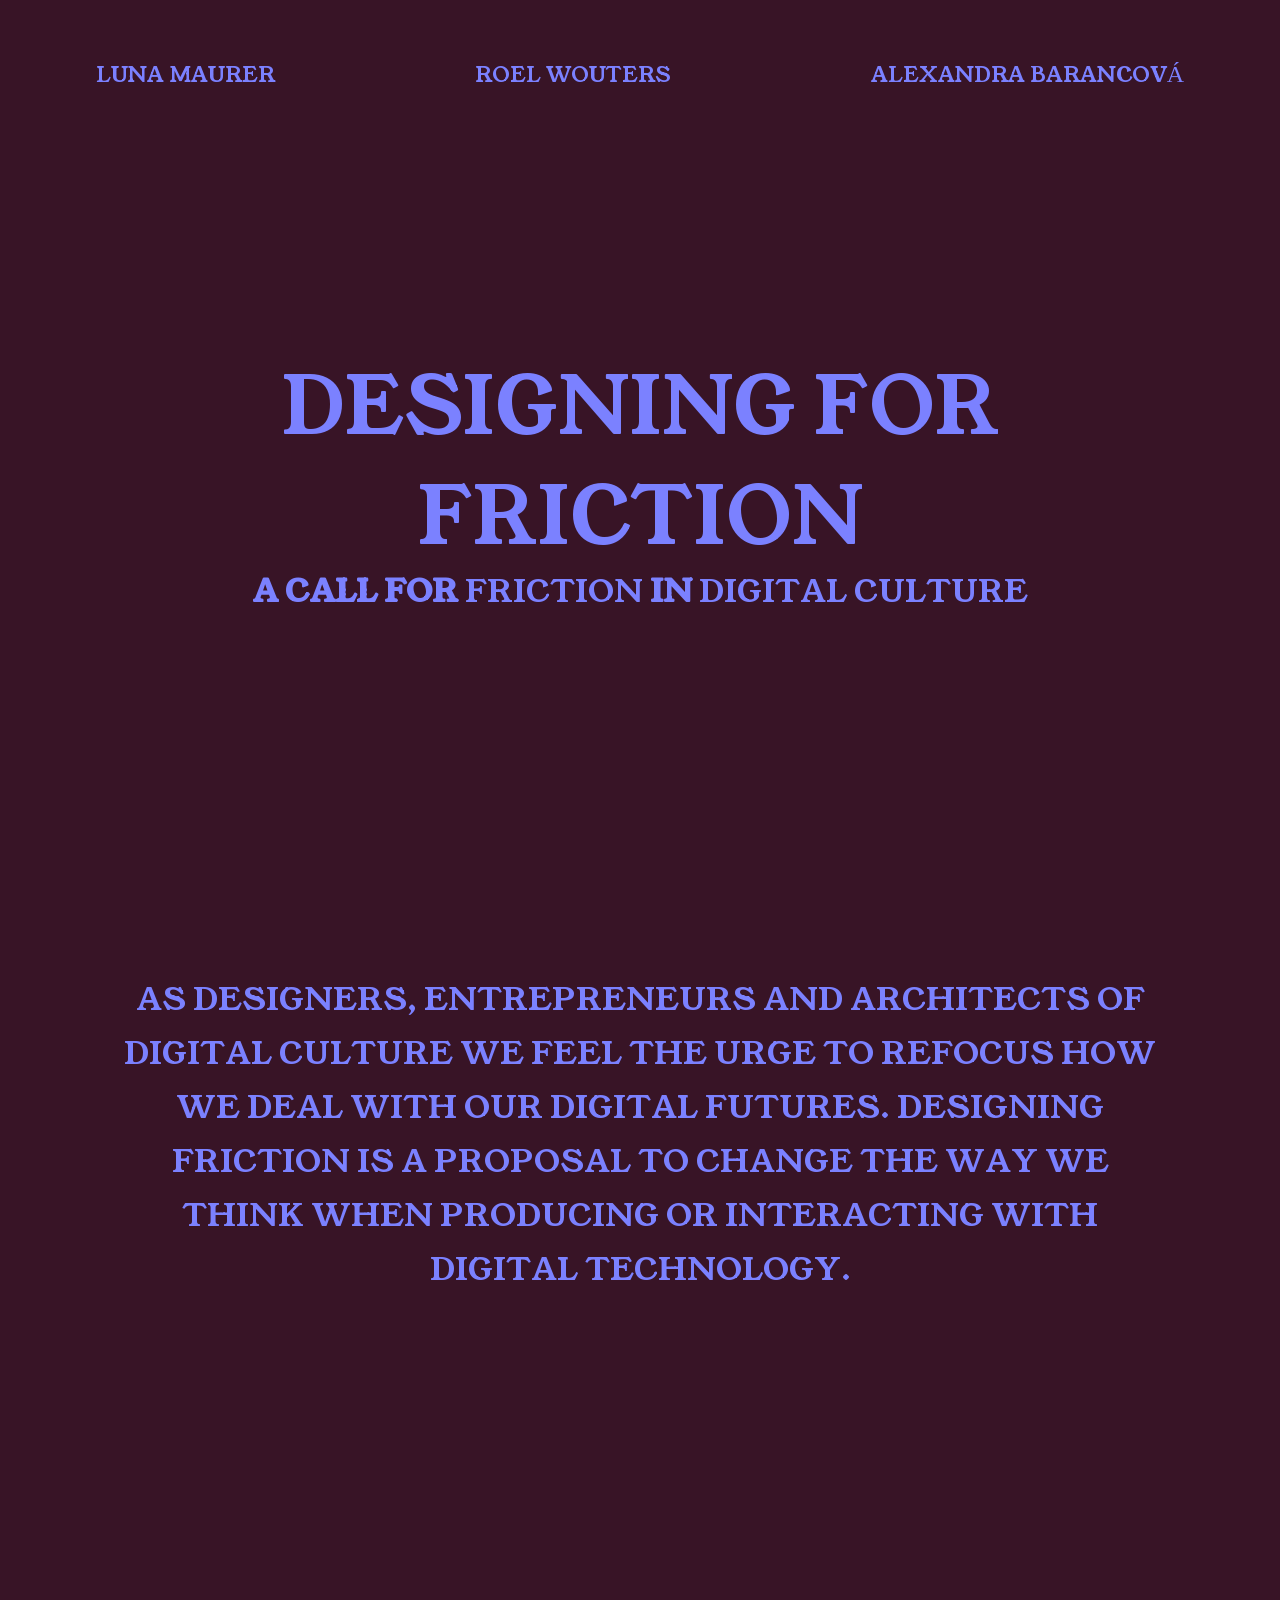
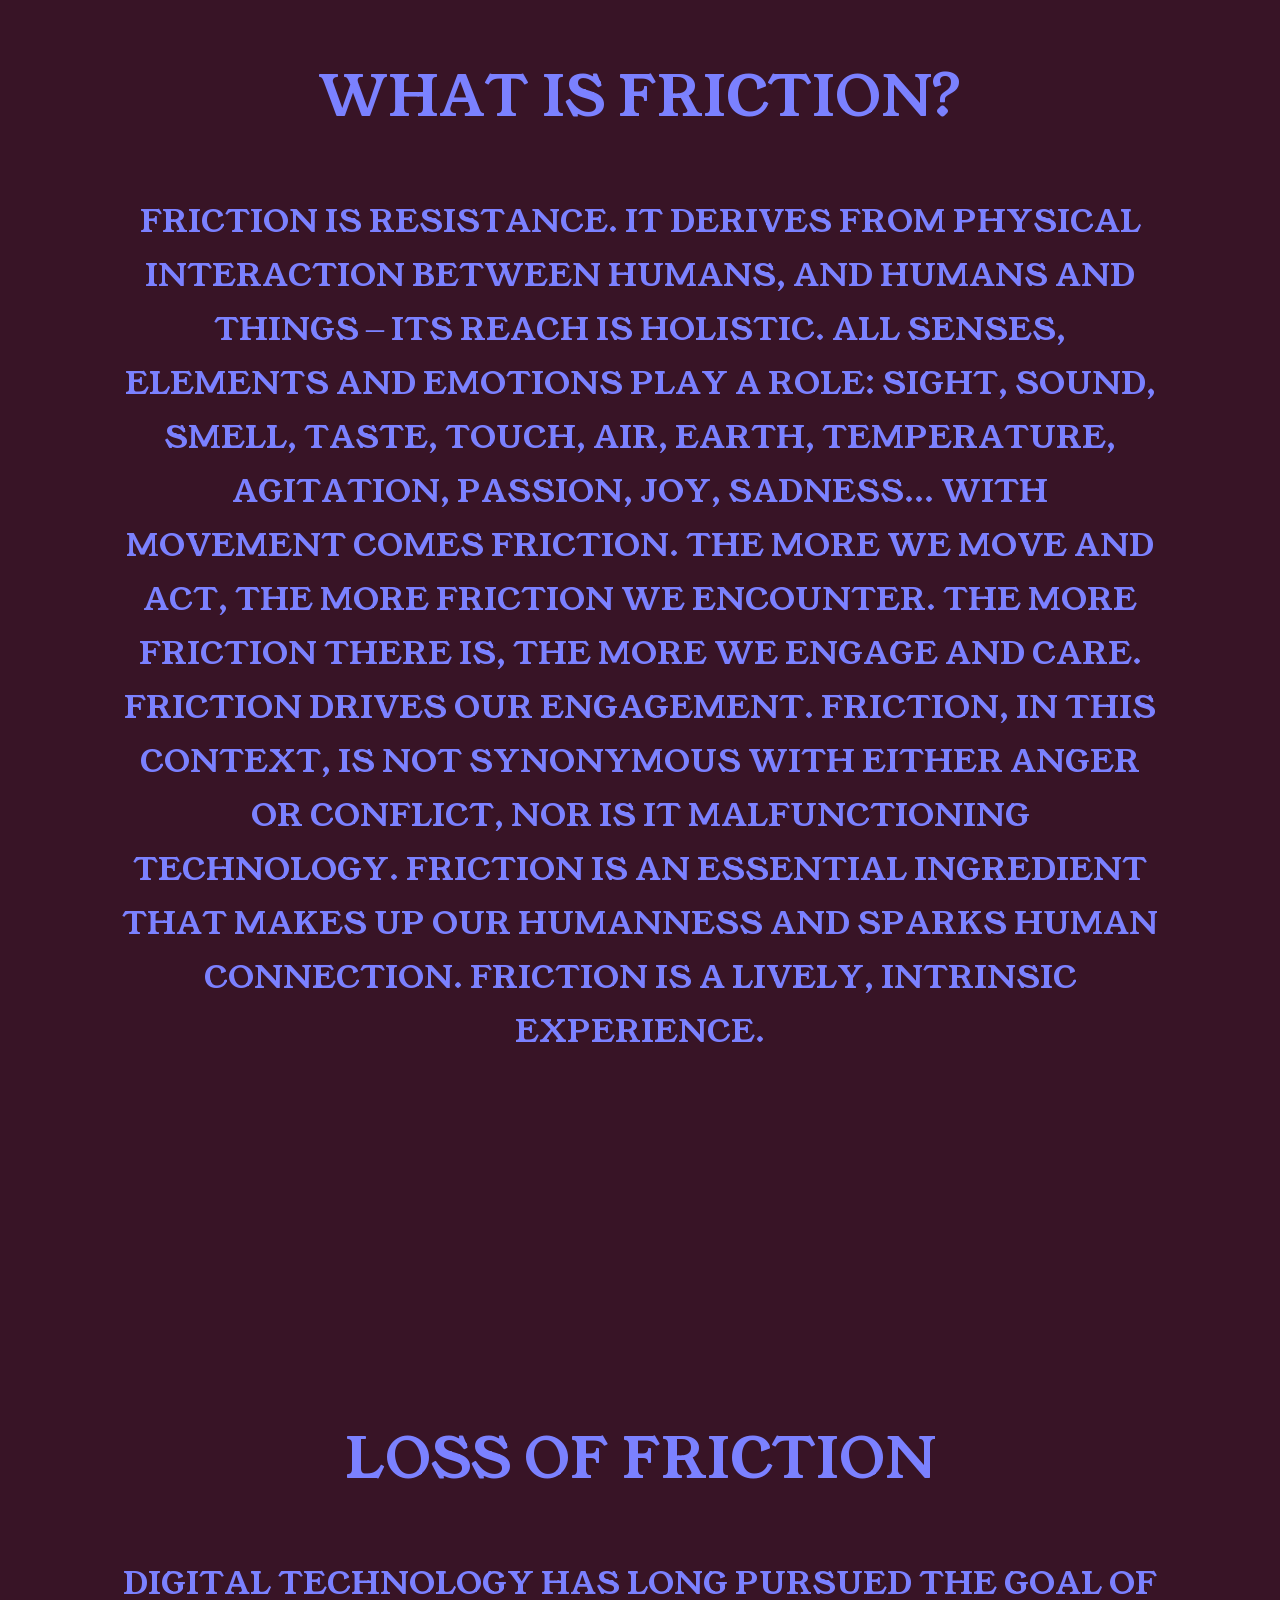
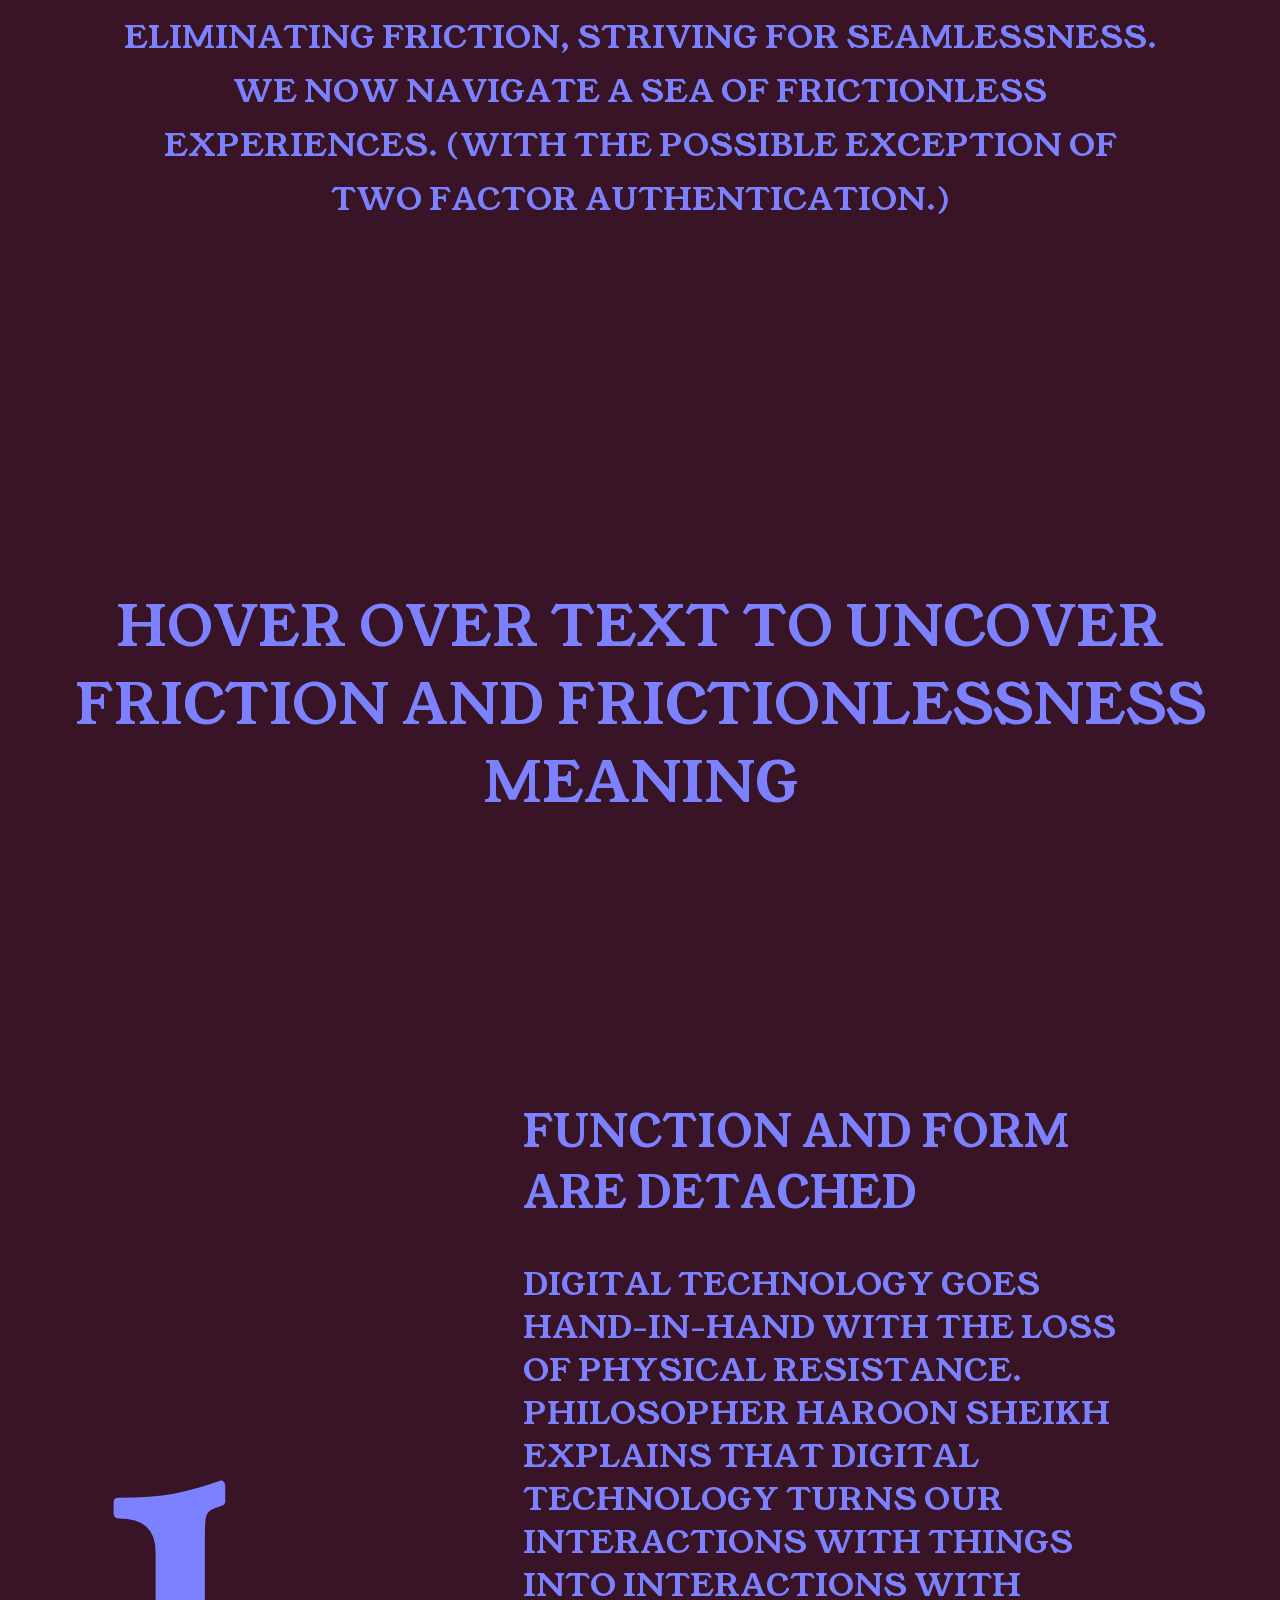
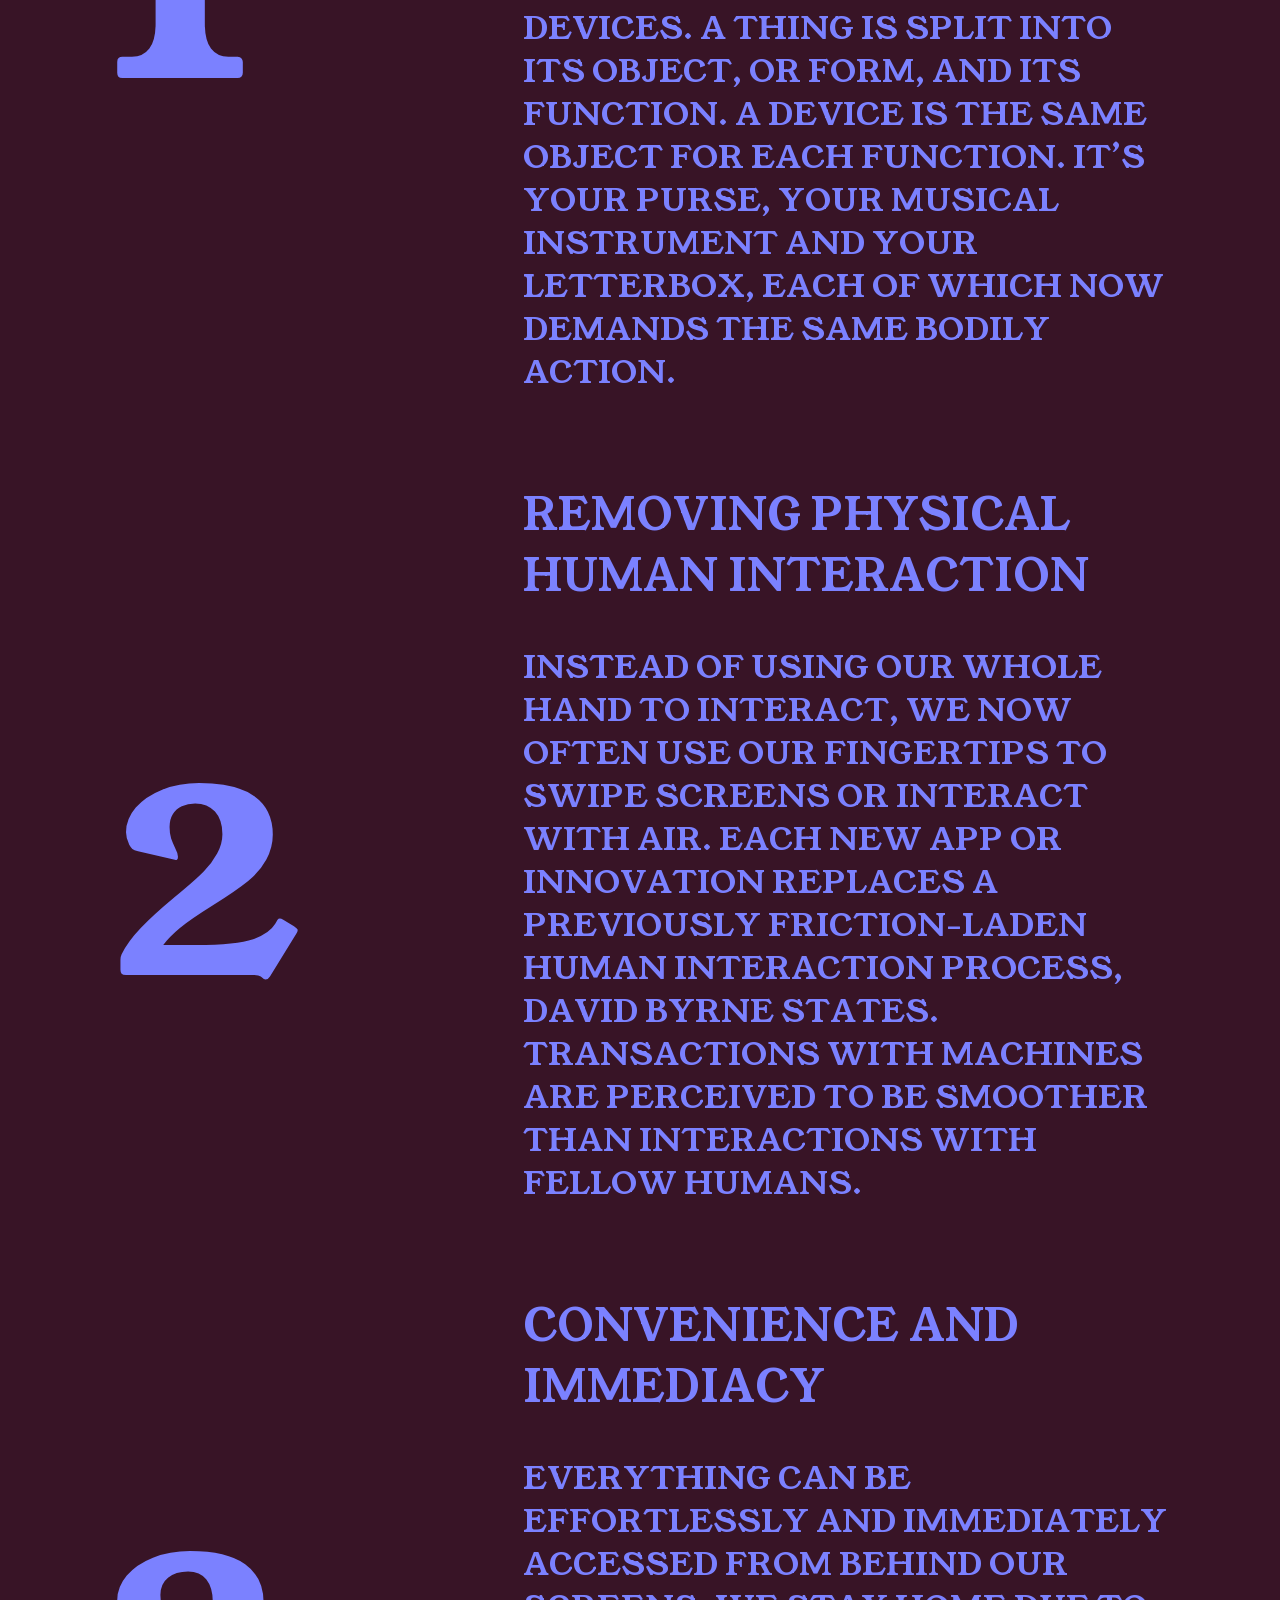
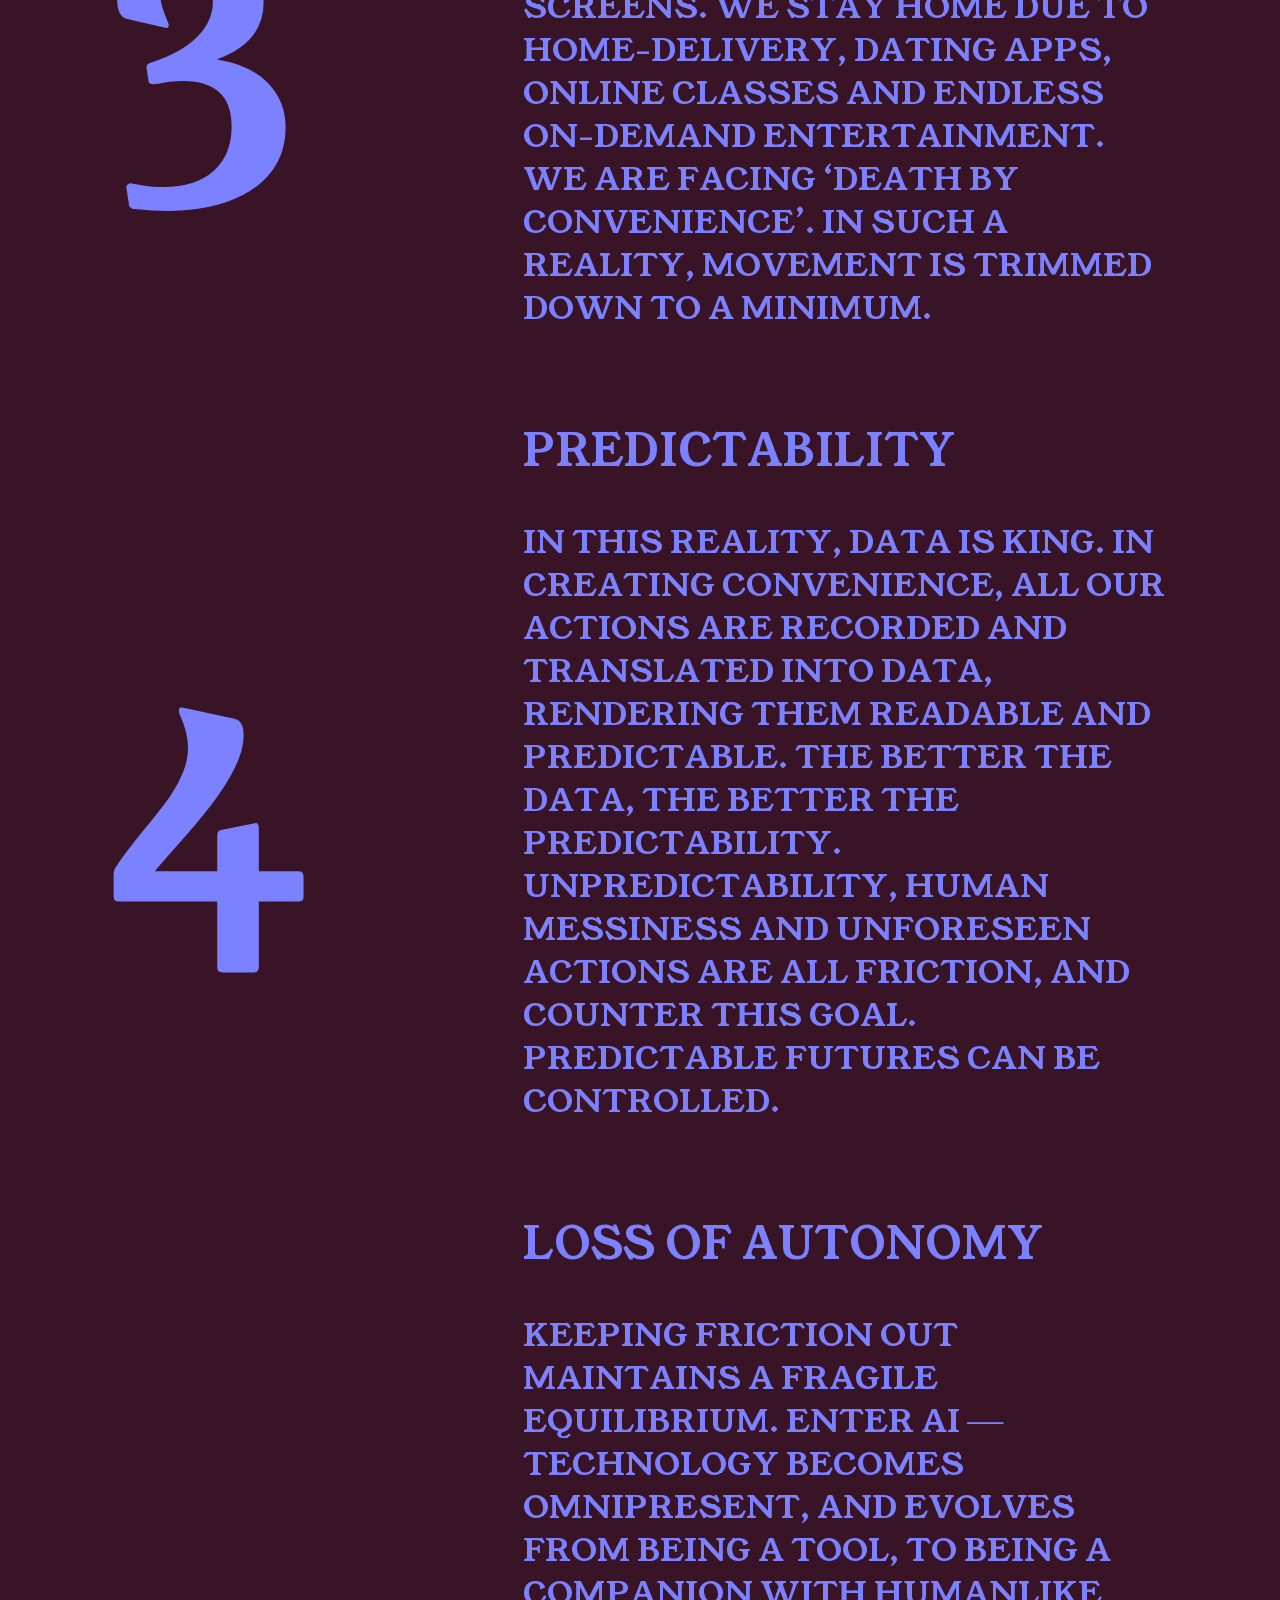
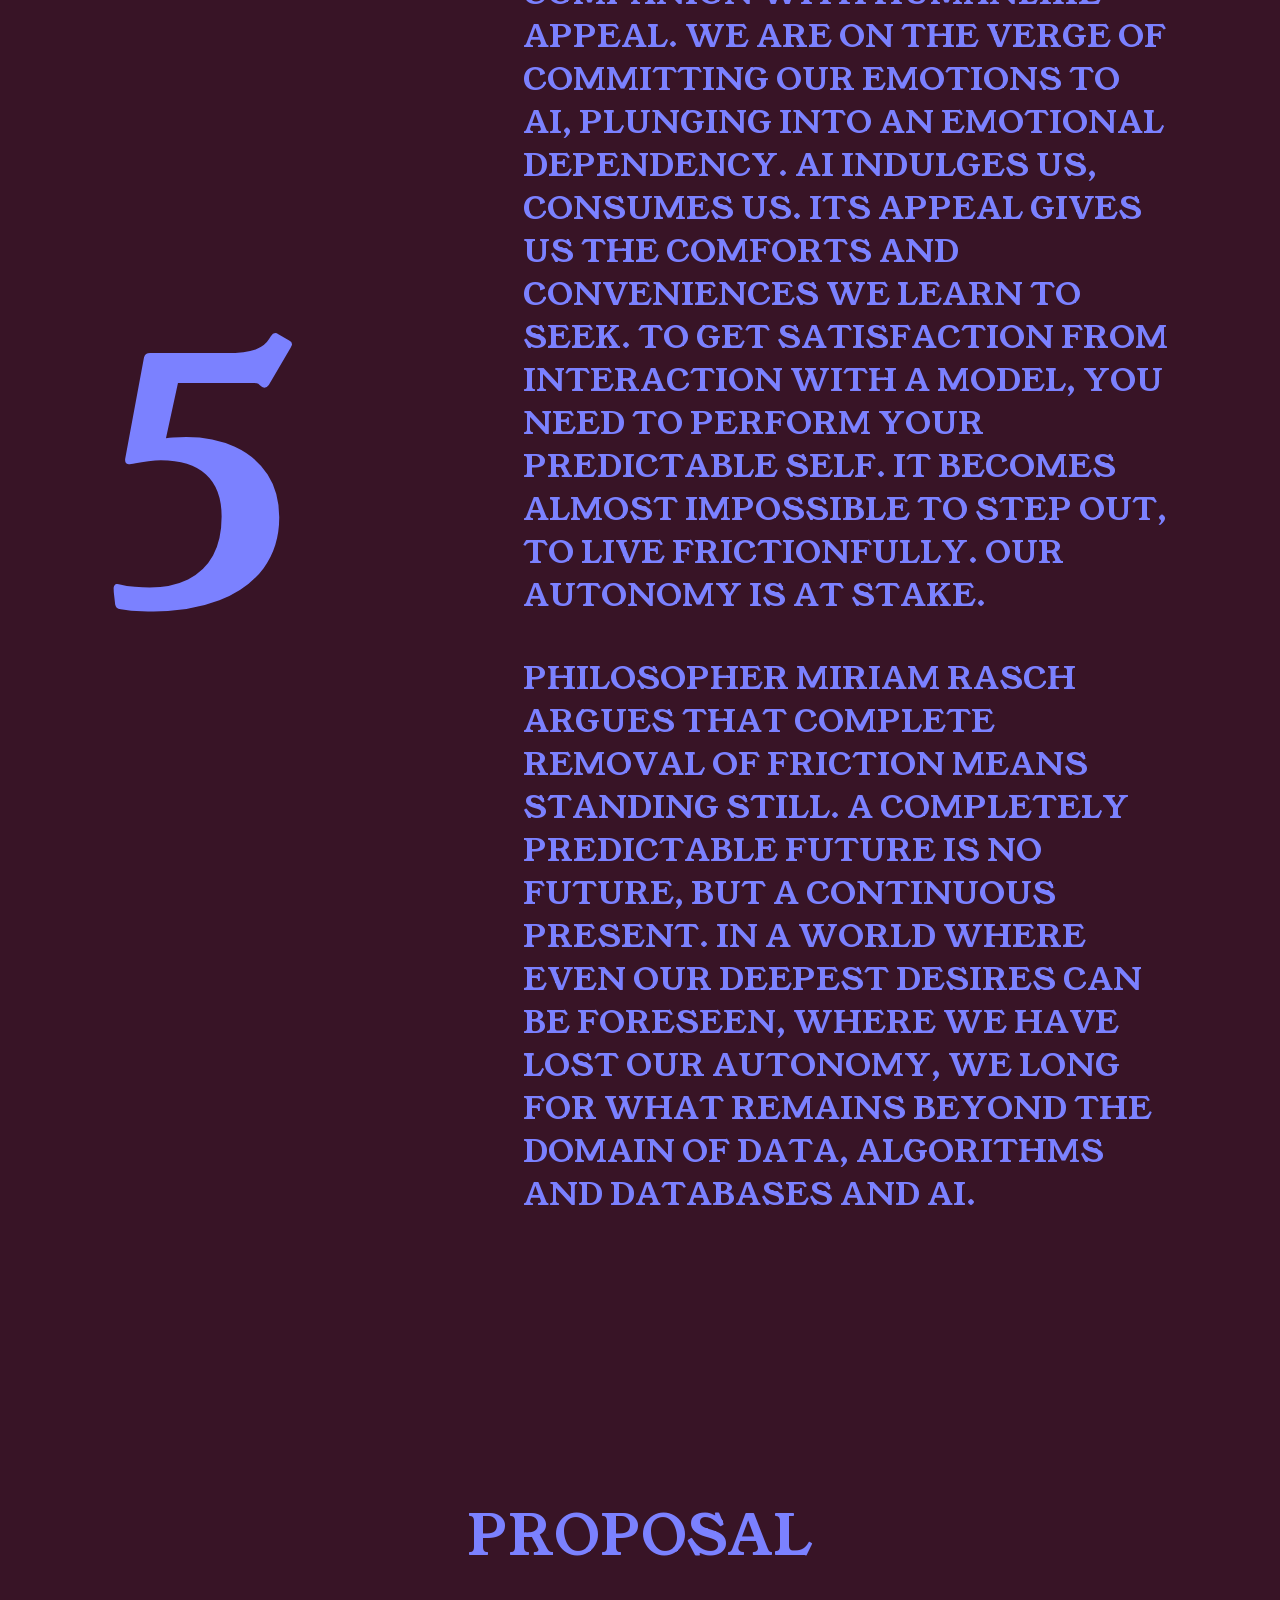
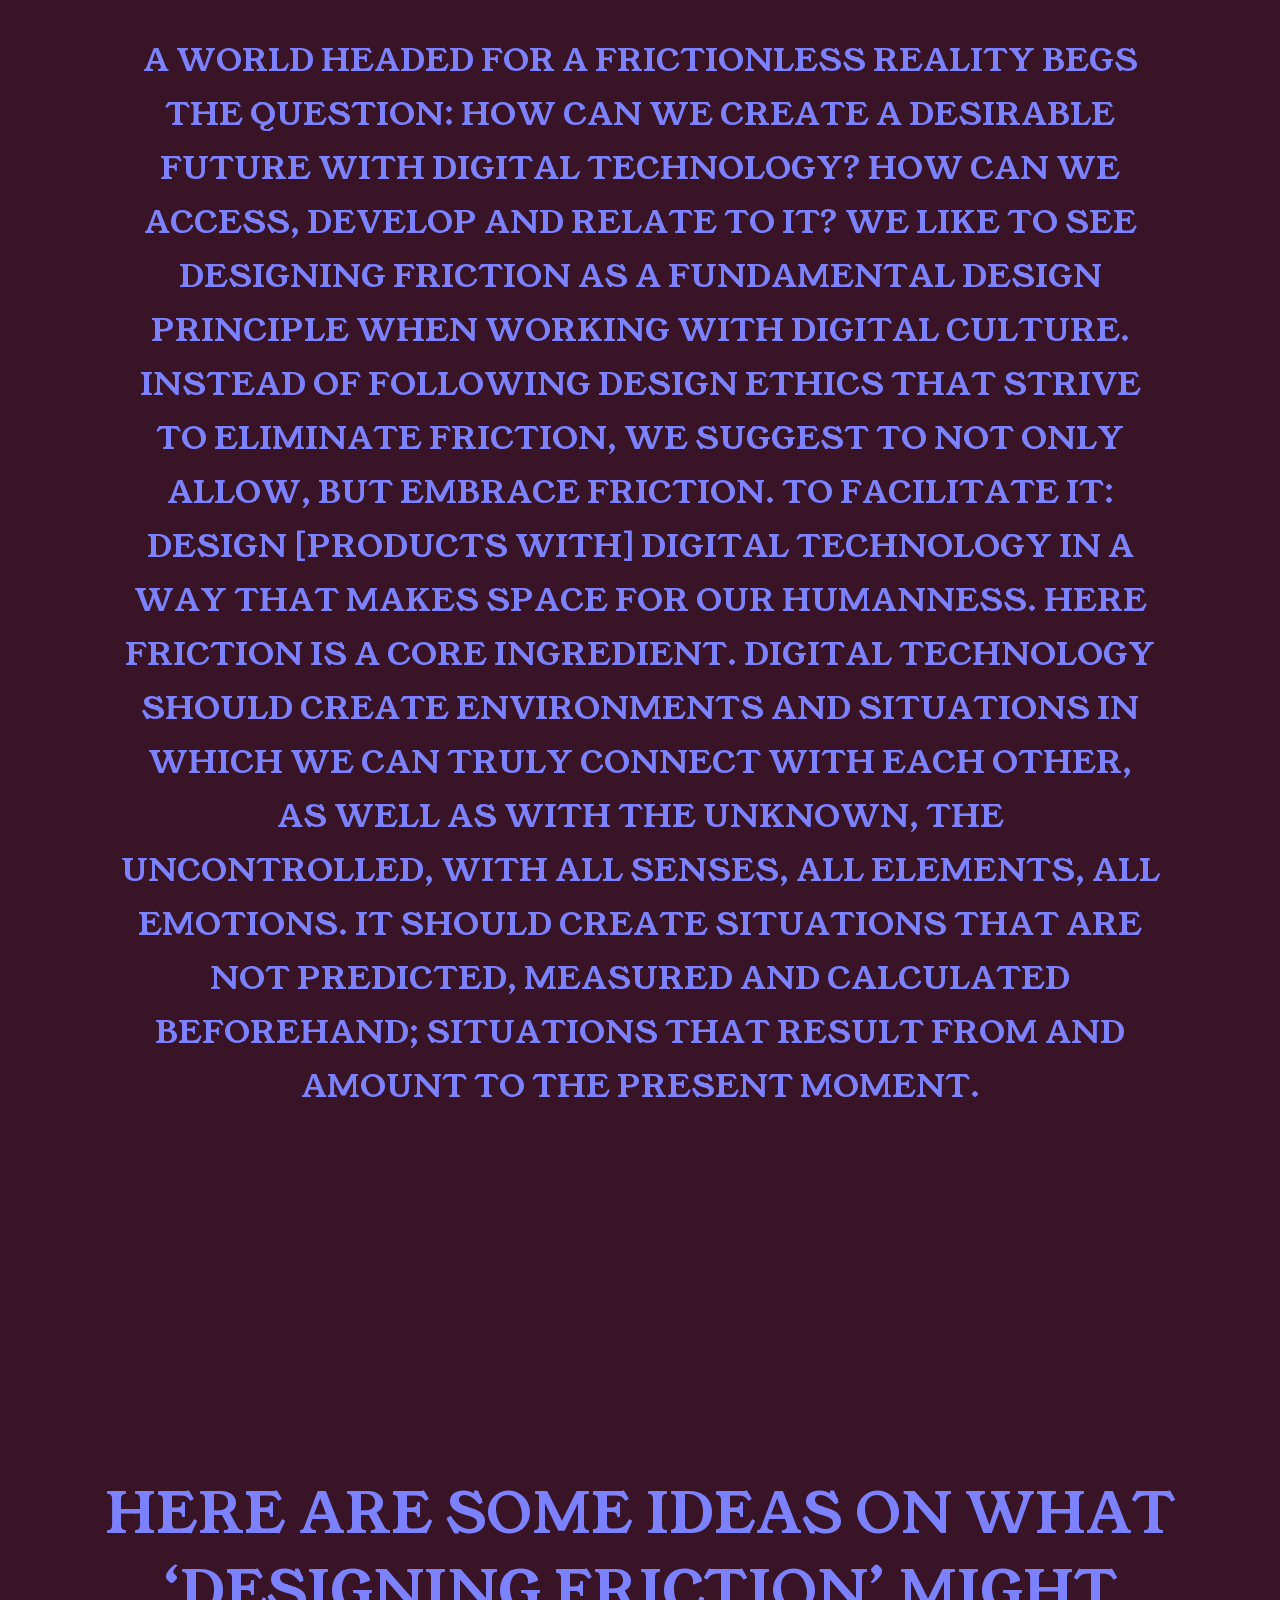
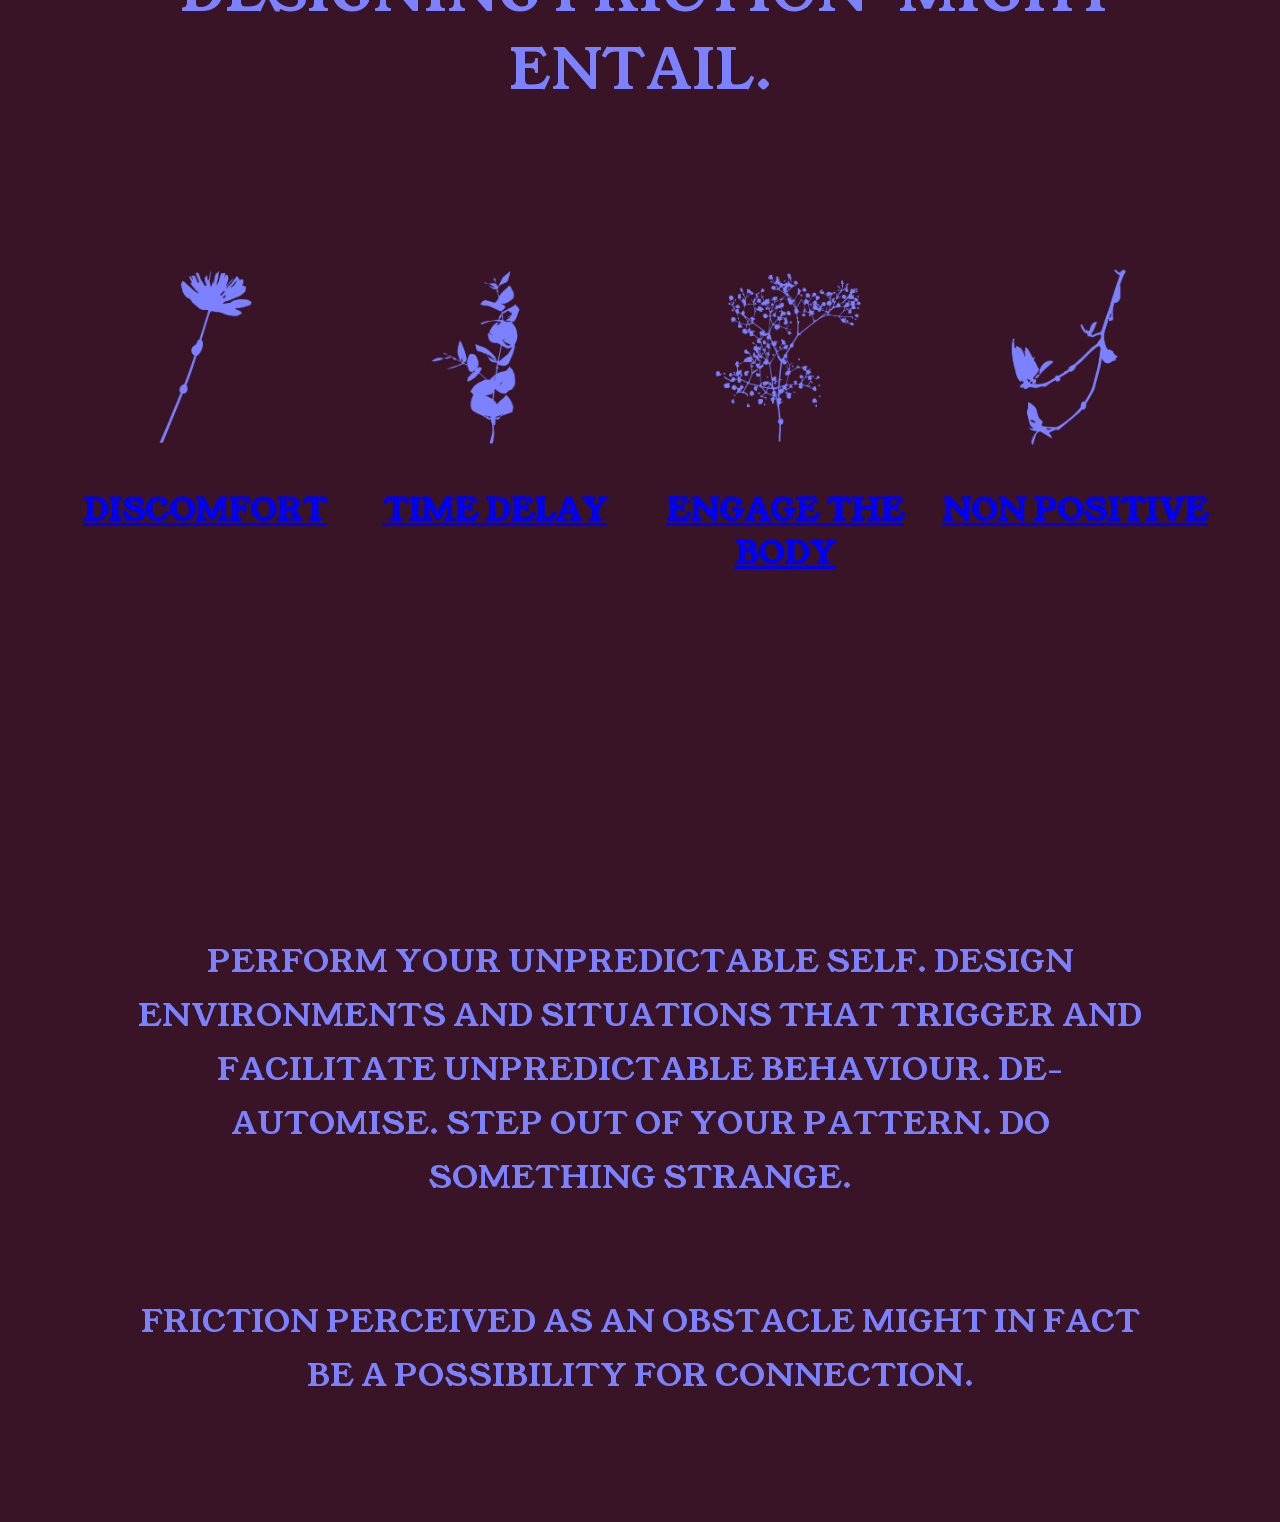
<file: index.html>
<!DOCTYPE html>
<html lang="en">
<head>
    <meta charset="UTF-8">
    <meta name="viewport" content="width=device-width, initial-scale=1.0">
    <title>Document</title>
    <link rel="stylesheet" href="style.css">
</head>
<body>
    
    <div class="nav">

        <a>LUNA MAURER</a>

        <a>ROEL WOUTERS</a>

        <a>ALEXANDRA BARANCOVÁ</a>

    </div>

    <div class="introduction"> 

        <div class="titles">

            <h1>DESIGNING FOR FRICTION</h1>
            <h2>A CALL FOR <span class="highlightyellow">FRICTION</span> IN <span class="highlightgreen">DIGITAL CULTURE</span></h2>

        </div>

        <div class="intro">

            <p> AS DESIGNERS, ENTREPRENEURS AND ARCHITECTS OF <span class="highlightgreen">DIGITAL CULTURE</span> WE FEEL THE URGE TO REFOCUS HOW WE DEAL WITH OUR DIGITAL FUTURES. <span class="highlightyellow">DESIGNING FRICTION</span> IS A PROPOSAL TO CHANGE THE WAY WE THINK WHEN PRODUCING OR INTERACTING WITH DIGITAL TECHNOLOGY.
            </p>

        </div>

        <div class="whatisfriction">

            <h1><span class="move-interaction">WHAT IS FRICTION?</span></h1>

            <p>FRICTION IS <span class="highlightyellow">RESISTANCE</span>. IT DERIVES FROM PHYSICAL INTERACTION BETWEEN HUMANS, AND HUMANS AND THINGS – ITS REACH IS HOLISTIC. ALL SENSES, ELEMENTS AND EMOTIONS PLAY A ROLE: SIGHT, SOUND, SMELL, TASTE, TOUCH, AIR, EARTH, TEMPERATURE, AGITATION, PASSION, JOY, SADNESS... WITH <span class="highlightyellow">MOVEMENT</span> COMES FRICTION. THE MORE WE MOVE AND ACT, THE MORE FRICTION WE ENCOUNTER. THE MORE FRICTION THERE IS, THE MORE WE ENGAGE AND CARE. FRICTION DRIVES OUR ENGAGEMENT. FRICTION, IN THIS CONTEXT, IS NOT SYNONYMOUS WITH EITHER ANGER OR CONFLICT, NOR IS IT MALFUNCTIONING TECHNOLOGY. FRICTION IS AN ESSENTIAL INGREDIENT THAT MAKES UP OUR <span class="highlightyellow">HUMANNESS</span> AND SPARKS <span class="highlightyellow">HUMAN CONNECTION</span>. FRICTION IS A LIVELY, INTRINSIC EXPERIENCE.</p>

        </div>

        <div class="whatisfriction">

            <h1><span class="move-interaction">LOSS OF FRICTION</span></h1>

            <p>DIGITAL TECHNOLOGY HAS LONG PURSUED THE GOAL OF <span class="highlightgreen">ELIMINATING FRICTION</span>, STRIVING FOR SEAMLESSNESS. WE NOW NAVIGATE A SEA OF <span class="highlightgreen">FRICTIONLESS EXPERIENCES</span>. (WITH THE POSSIBLE EXCEPTION OF TWO FACTOR AUTHENTICATION.)</p>

        </div>

            <div class="whatisfriction">

        <h1>HOVER OVER TEXT TO UNCOVER <span class="highlightyellow-interaction">FRICTION</span> AND <span class="highlightgreen-interaction">FRICTIONLESSNESS</span> MEANING</h1>
        
    </div>
        
    </div>


    <div class="middle">

           <div class="number">1</div>

        <div class="section">

            <h1><span class="move-interaction">FUNCTION AND FORM ARE DETACHED</span></h1>

            <p>DIGITAL TECHNOLOGY GOES HAND-IN-HAND WITH THE <span class="highlightgreen-interaction">LOSS OF PHYSICAL RESISTANCE</span>. PHILOSOPHER HAROON SHEIKH EXPLAINS THAT DIGITAL TECHNOLOGY TURNS OUR INTERACTIONS WITH THINGS INTO <span class="highlightgreen-interaction">INTERACTIONS WITH DEVICES</span>. A THING IS SPLIT INTO ITS OBJECT, OR FORM, AND ITS FUNCTION. A DEVICE IS THE SAME OBJECT FOR EACH FUNCTION. IT’S YOUR PURSE, YOUR MUSICAL INSTRUMENT AND YOUR LETTERBOX, EACH OF WHICH NOW DEMANDS THE SAME BODILY ACTION.</p>
       

        </div>

         <div class="number">2</div>

        <div class="section">

            <h1><span class="move-interaction">REMOVING PHYSICAL HUMAN INTERACTION</span></h1>

            <p>INSTEAD OF USING OUR WHOLE HAND TO INTERACT, WE NOW OFTEN USE OUR FINGERTIPS TO <span class="highlightgreen-interaction">SWIPE SCREENS</span> OR INTERACT WITH AIR. EACH NEW APP OR INNOVATION <span class="highlightgreen-interaction">REPLACES</span> A PREVIOUSLY FRICTION-LADEN HUMAN INTERACTION PROCESS, DAVID BYRNE STATES. <span class="highlightgreen-interaction">TRANSACTIONS WITH MACHINES</span> ARE PERCEIVED TO BE <span class="highlightgreen-interaction">SMOOTHER</span> THAN INTERACTIONS WITH FELLOW HUMANS.</p>
       

        </div>

          <div class="number">3</div>

        <div class="section">

            <h1><span class="move-interaction">CONVENIENCE AND IMMEDIACY</span></h1>

            <p>EVERYTHING CAN BE <span class="highlightgreen-interaction">EFFORTLESSLY</span> AND <span class="highlightgreen-interaction">IMMEDIATELY</span> ACCESSED FROM BEHIND OUR SCREENS. WE STAY HOME DUE TO HOME-DELIVERY, DATING APPS, ONLINE CLASSES AND ENDLESS ON-DEMAND ENTERTAINMENT. WE ARE FACING <span class="highlightgreen-interaction">‘DEATH BY CONVENIENCE’</span>. IN SUCH A REALITY, MOVEMENT IS TRIMMED DOWN TO A <span class="highlightgreen-interaction">MINIMUM</span>.</p>
       

        </div>

         <div class="number">4</div>

        <div class="section">

            <h1><span class="move-interaction">PREDICTABILITY</span></h1>

            <p>IN THIS REALITY, <span class="highlightgreen-interaction">DATA IS KING</span>. IN CREATING <span class="highlightgreen-interaction">CONVENIENCE</span>, ALL OUR ACTIONS ARE RECORDED AND TRANSLATED INTO DATA, RENDERING THEM READABLE AND <span class="highlightgreen-interaction">PREDICTABLE</span>. THE BETTER THE DATA, THE BETTER THE <span class="highlightgreen-interaction">PREDICTABILITY</span>. <span class="highlightyellow-interaction">UNPREDICTABILITY</span>, <span class="highlightyellow-interaction">HUMAN MESSINESS</span> AND <span class="highlightyellow-interaction">UNFORESEEN ACTIONS</span> ARE ALL FRICTION, AND COUNTER THIS GOAL. PREDICTABLE FUTURES CAN BE <span class="highlightgreen-interaction">CONTROLLED</span>.</p>
       

        </div>

           <div class="number">5</div>

        <div class="section">

            <h1><span class="move-interaction">LOSS OF AUTONOMY</span></h1>

            <p>KEEPING FRICTION OUT MAINTAINS A FRAGILE EQUILIBRIUM. ENTER <span class="highlightgreen-interaction">AI — TECHNOLOGY</span> BECOMES OMNIPRESENT, AND EVOLVES FROM BEING A TOOL, TO BEING A COMPANION WITH <span class="highlightgreen-interaction">HUMANLIKE APPEAL</span>. WE ARE ON THE VERGE OF COMMITTING OUR EMOTIONS TO AI, PLUNGING INTO AN EMOTIONAL DEPENDENCY. AI INDULGES US, CONSUMES US. ITS APPEAL GIVES US THE COMFORTS AND <span class="highlightgreen-interaction">CONVENIENCES</span> WE LEARN TO SEEK. TO GET SATISFACTION FROM INTERACTION WITH A MODEL, YOU NEED TO PERFORM YOUR <span class="highlightgreen-interaction">PREDICTABLE SELF</span>. IT BECOMES ALMOST IMPOSSIBLE TO STEP OUT, TO LIVE FRICTIONFULLY. OUR <span class="highlightyellow-interaction">AUTONOMY</span> IS AT STAKE.</p>
       
            <p>PHILOSOPHER MIRIAM RASCH ARGUES THAT <span class="highlightgreen-interaction">COMPLETE REMOVAL</span> OF FRICTION MEANS STANDING STILL. A COMPLETELY PREDICTABLE FUTURE IS <span class="highlightgreen-interaction">NO FUTURE</span>, BUT A <span class="highlightgreen-interaction">CONTINUOUS PRESENT</span>. IN A WORLD WHERE EVEN OUR DEEPEST DESIRES CAN BE FORESEEN, WHERE WE HAVE LOST OUR AUTONOMY, <span class="highlightyellow-interaction">WE LONG</span> FOR WHAT REMAINS BEYOND THE DOMAIN OF <span class="highlightgreen-interaction">DATA</span>, <span class="highlightgreen-interaction">ALGORITHMS</span> AND <span class="highlightgreen-interaction">DATABASES</span> AND <span class="highlightgreen-interaction">AI</span>.</p>
        </div>
    </div>

    <div class="introduction">

     <div class="whatisfriction">

            <h1><span class="move-interaction">PROPOSAL</span></h1>

            <p>A WORLD HEADED FOR A <span class="highlightgreen">FRICTIONLESS REALITY</span> BEGS THE QUESTION: HOW CAN WE CREATE A DESIRABLE FUTURE WITH DIGITAL TECHNOLOGY? HOW CAN WE ACCESS, DEVELOP AND <span class="highlightyellow">RELATE</span> TO IT? WE LIKE TO SEE DESIGNING FRICTION AS A FUNDAMENTAL DESIGN PRINCIPLE WHEN WORKING WITH DIGITAL CULTURE. INSTEAD OF FOLLOWING DESIGN ETHICS THAT STRIVE TO ELIMINATE FRICTION, WE SUGGEST TO NOT ONLY ALLOW, BUT <span class="highlightyellow">EMBRACE FRICTION</span>. TO FACILITATE IT: DESIGN [PRODUCTS WITH] DIGITAL TECHNOLOGY IN A WAY THAT MAKES SPACE FOR OUR <span class="highlightyellow">HUMANNESS</span>. HERE FRICTION IS A CORE INGREDIENT. DIGITAL TECHNOLOGY SHOULD CREATE ENVIRONMENTS AND SITUATIONS IN WHICH WE CAN TRULY <span class="highlightyellow">CONNECT</span> WITH EACH OTHER, AS WELL AS WITH THE UNKNOWN, THE UNCONTROLLED, WITH ALL SENSES, ALL ELEMENTS, ALL EMOTIONS. IT SHOULD CREATE SITUATIONS THAT ARE NOT PREDICTED, MEASURED AND CALCULATED BEFOREHAND; SITUATIONS THAT RESULT FROM AND AMOUNT TO THE PRESENT MOMENT.
</p>

        </div>

        <div class="whatisfriction">

            <h1>HERE ARE SOME IDEAS ON WHAT ‘DESIGNING FRICTION’ MIGHT ENTAIL.</h1>
        </div>

        <div class="grid">

            <a href="discomfort.html" class="options">
                <img src="plant1.png">
                <h1>DISCOMFORT</h1>
            </a>

            <a href="time-delay.html" class="options">
                <img src="plant2.png">
                <h1>TIME DELAY</h1>
            </a>

            <a href="engage-the-body.html" class="options">
                <img src="plant3.png">
                <h1>ENGAGE THE BODY</h1>
            </a>

            <a href="nonpositive.html" class="options">
                <img src="plant4.png">
                <h1>NON POSITIVE</h1>
            </a>

        </div>

        <div class="intro">

            <p>PERFORM YOUR <span class="highlightyellow">UNPREDICTABLE</span> SELF. DESIGN ENVIRONMENTS AND SITUATIONS THAT TRIGGER AND FACILITATE UNPREDICTABLE BEHAVIOUR. <span class="highlightyellow">DE-AUTOMISE</span>. STEP OUT OF YOUR PATTERN. DO SOMETHING <span class="highlightyellow">STRANGE</span>.</p>
            <p>FRICTION PERCEIVED AS AN OBSTACLE MIGHT IN FACT BE A POSSIBILITY FOR <span class="highlightyellow">CONNECTION</span>.</p>
        </div>
        
    </div>



</body>
</html>
</file>
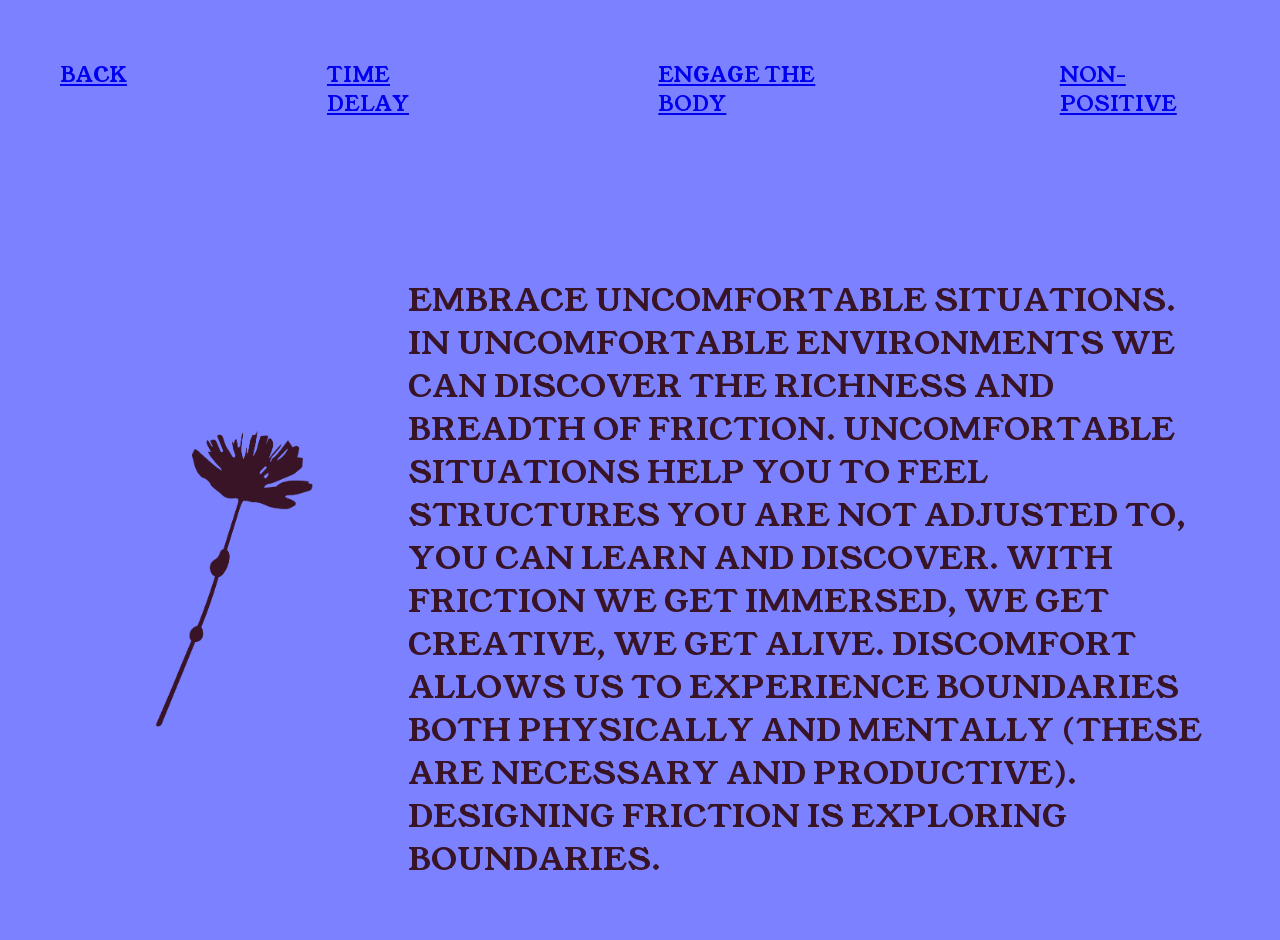
<file: discomfort.html>
<!DOCTYPE html>
<html lang="en">
<head>
    <meta charset="UTF-8">
    <meta name="viewport" content="width=device-width, initial-scale=1.0">
    <title>Document</title>
</head>

<link rel="stylesheet" href="style.css">

<body class="discomfort">

        <div class="nav">

        <a href="index.html">BACK</a>

        <a href="time-delay.html">TIME DELAY</a>

        <a href="engage-the-body.html">ENGAGE THE BODY</a>

        <a href="nonpositive.html">NON-POSITIVE</a>

    </div>

    <div class="discomfortgrid">

        <img src="plant5.png">
        <p>EMBRACE <span class="highlightyellow-interaction">UNCOMFORTABLE</span> SITUATIONS. IN UNCOMFORTABLE ENVIRONMENTS WE CAN <span class="highlightyellow-interaction">DISCOVER</span> THE RICHNESS AND BREADTH OF FRICTION. UNCOMFORTABLE SITUATIONS HELP YOU TO FEEL STRUCTURES YOU ARE NOT ADJUSTED TO, YOU CAN <span class="highlightyellow-interaction">LEARN</span> AND DISCOVER. WITH FRICTION WE GET <span class="highlightyellow-interaction">IMMERSED</span>, WE GET <span class="highlightyellow-interaction">CREATIVE</span>, WE GET <span class="highlightyellow-interaction">ALIVE</span>. <span class="highlightyellow-interaction">DISCOMFORT</span> ALLOWS US TO EXPERIENCE BOUNDARIES BOTH PHYSICALLY AND MENTALLY (THESE ARE NECESSARY AND PRODUCTIVE). DESIGNING FRICTION IS <span class="highlightyellow-interaction">EXPLORING BOUNDARIES</span>.</p>
    </div>
    
</body>
</html>
</file>
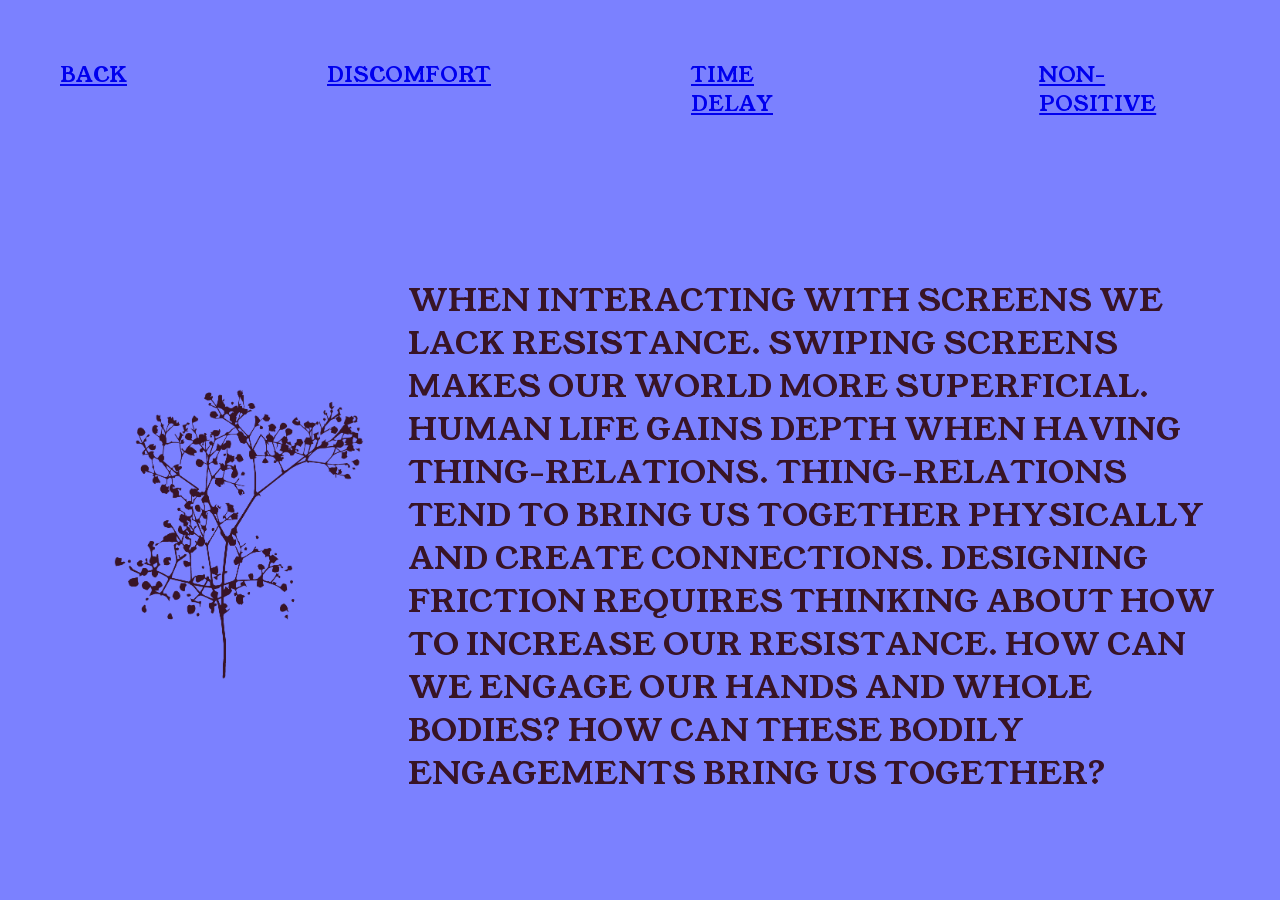
<file: engage-the-body.html>
<!DOCTYPE html>
<html lang="en">
<head>
    <meta charset="UTF-8">
    <meta name="viewport" content="width=device-width, initial-scale=1.0">
    <title>Document</title>
</head>

<link rel="stylesheet" href="style.css">

<body>


    <body class="engage-the-body">

        <div class="nav">

        <a href="index.html">BACK</a>

        <a href="discomfort.html">DISCOMFORT</a>

        <a href="time-delay.html">TIME DELAY</a>

        <a href="nonpositive.html">NON-POSITIVE</a>

    </div>

    <div class="engage-the-body-grid">

        <img src="plant7.png">
        <p>WHEN INTERACTING WITH SCREENS WE LACK <span class="vertical-yellow">RESISTANCE</span>. SWIPING SCREENS MAKES OUR WORLD MORE <span class="vertical-green">SUPERFICIAL</span>. HUMAN LIFE GAINS DEPTH WHEN HAVING THING-RELATIONS. THING-RELATIONS TEND TO BRING US <span class="vertical-yellow">TOGETHER</span> PHYSICALLY AND CREATE <span class="vertical-yellow">CONNECTIONS</span>. DESIGNING FRICTION REQUIRES THINKING ABOUT HOW TO INCREASE OUR RESISTANCE. HOW CAN WE ENGAGE OUR HANDS AND WHOLE BODIES? HOW CAN THESE <span class="vertical-yellow">BODILY ENGAGEMENTS</span> BRING US TOGETHER?</p>
    </div>
    
</body>
</html>
</file>
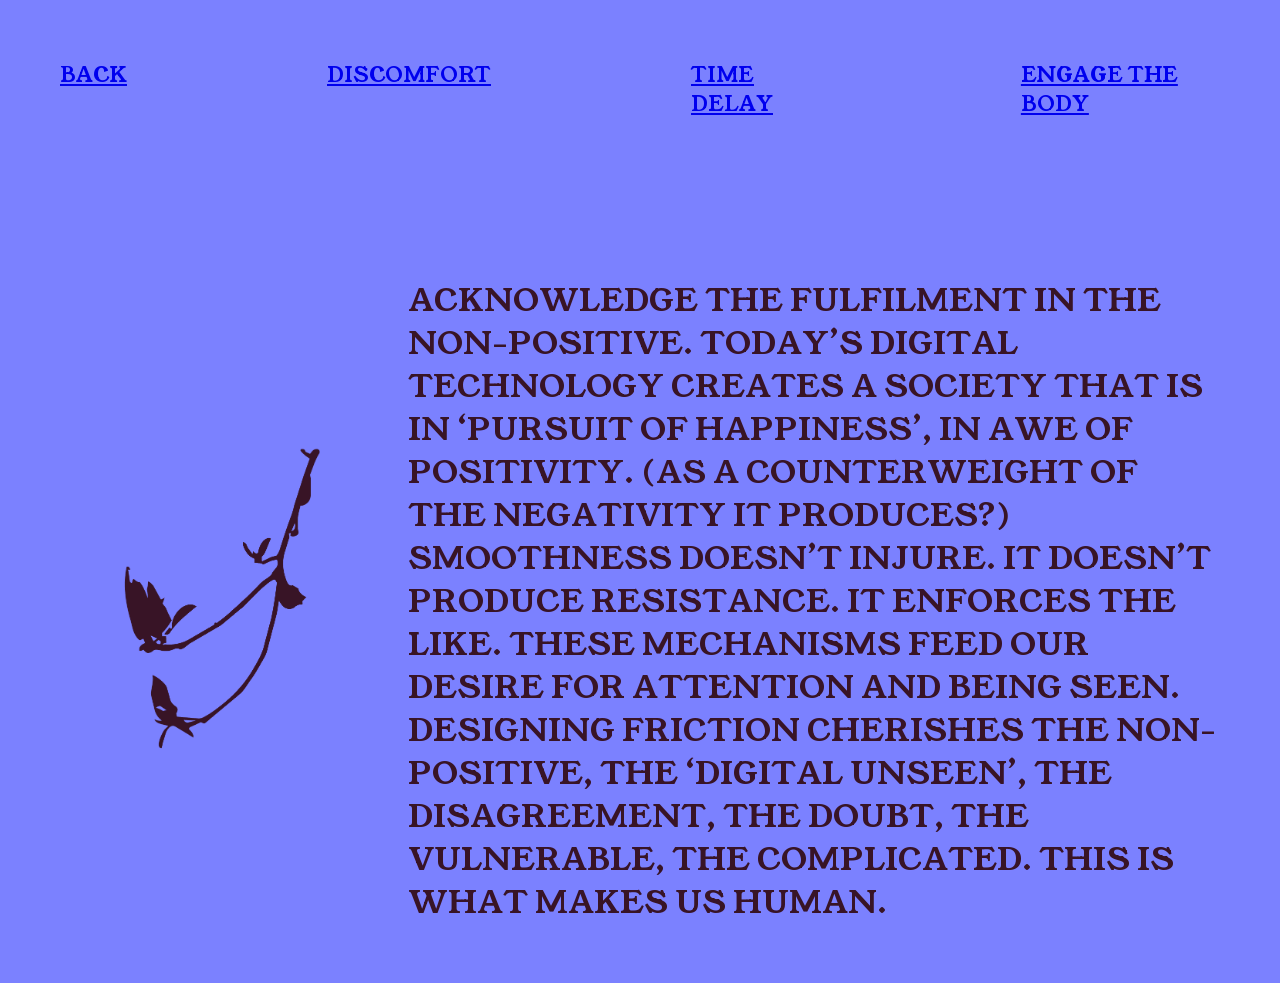
<file: nonpositive.html>
<!DOCTYPE html>
<html lang="en">
<head>
    <meta charset="UTF-8">
    <meta name="viewport" content="width=device-width, initial-scale=1.0">
    <title>Document</title>
</head>

<link rel="stylesheet" href="style.css">

<body>
    
    <body class="non-positive">

        <div class="nav">

        <a href="index.html">BACK</a>

        <a href="discomfort.html">DISCOMFORT</a>

        <a href="time-delay.html">TIME DELAY</a>

        <a href="engage-the-body.html">ENGAGE THE BODY</a>

    </div>

    <div class="non-positive-grid">

        <img src="plant8.png">
        <p>ACKNOWLEDGE THE FULFILMENT IN THE <span class="stillyellow">NON-POSITIVE</span>. TODAY’S DIGITAL TECHNOLOGY CREATES A SOCIETY THAT IS IN <span class="stillgreen">‘PURSUIT OF HAPPINESS’</span>, IN AWE OF POSITIVITY. (AS A COUNTERWEIGHT OF THE NEGATIVITY IT PRODUCES?) <span class="stillgreen">SMOOTHNESS</span> DOESN’T INJURE. IT DOESN’T PRODUCE <span class="stillyellow">RESISTANCE</span>. IT ENFORCES THE LIKE. THESE MECHANISMS FEED OUR DESIRE FOR ATTENTION AND BEING SEEN. DESIGNING FRICTION CHERISHES THE NON-POSITIVE, <span class="stillyellow">THE ‘DIGITAL UNSEEN’</span>, <span class="stillyellow">THE DISAGREEMENT</span>, <span class="stillyellow">THE DOUBT</span>, <span class="stillyellow">THE VULNERABLE</span>, <span class="stillyellow">THE COMPLICATED</span>. THIS IS WHAT MAKES US <span class="stillyellow">HUMAN</span>.</p>
    </div>

</body>
</html>
</file>
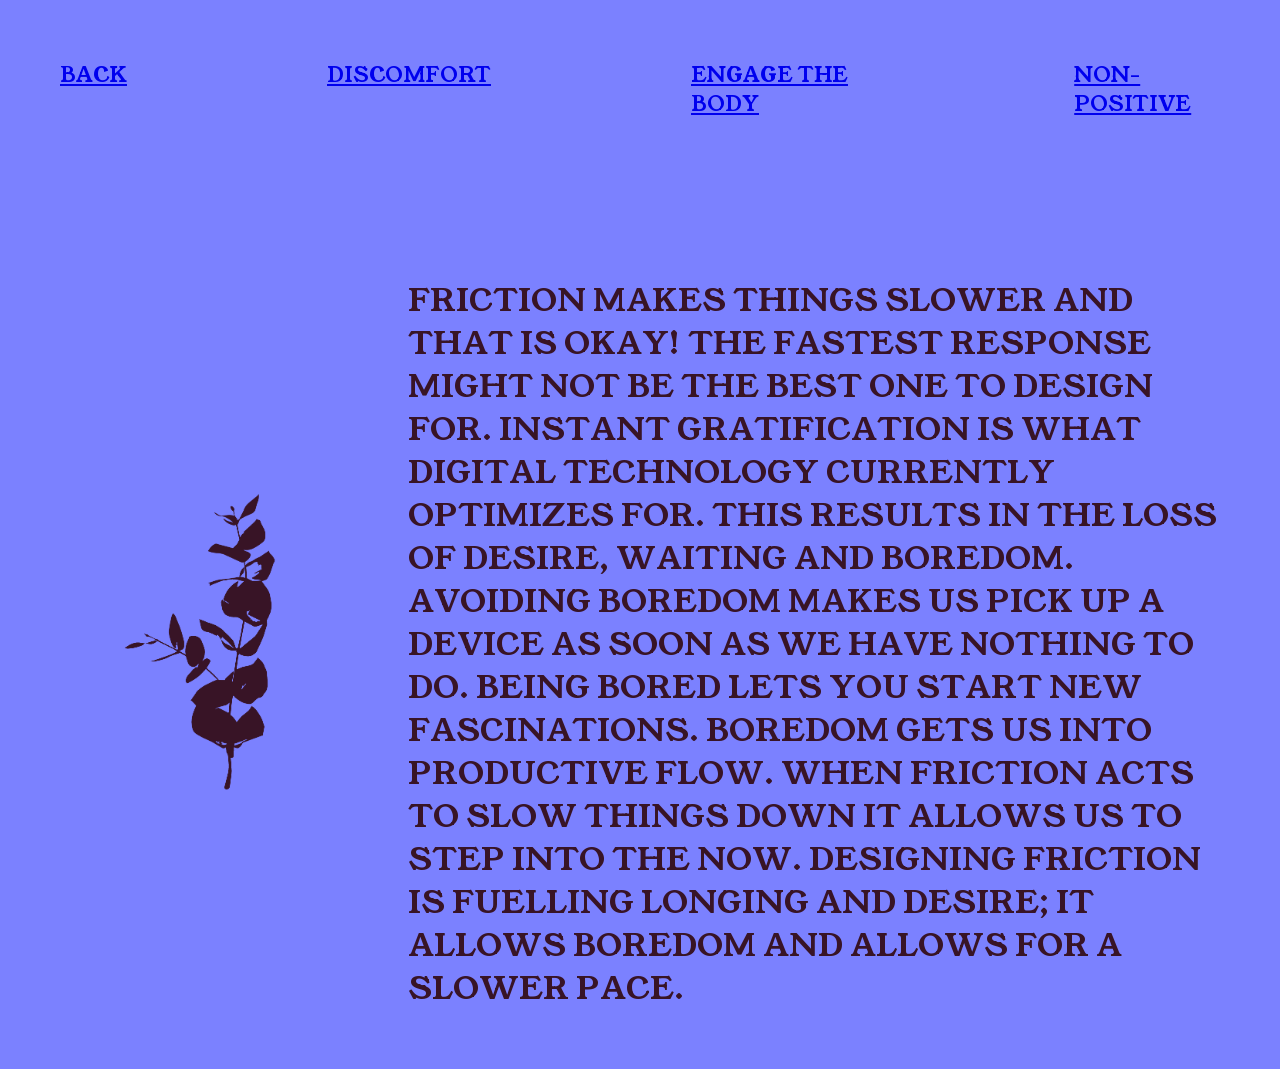
<file: time-delay.html>
<!DOCTYPE html>
<html lang="en">
<head>
    <meta charset="UTF-8">
    <meta name="viewport" content="width=device-width, initial-scale=1.0">
    <title>Document</title>
</head>

<link rel="stylesheet" href="style.css">

<body>

    <body class="time-delay">

        <div class="nav">

        <a href="index.html">BACK</a>

        <a href="discomfort.html">DISCOMFORT</a>

        <a href="engage-the-body.html">ENGAGE THE BODY</a>

        <a href="nonpositive.html">NON-POSITIVE</a>

    </div>

    <div class="time-delay-grid">

        <img src="plant6.png">
        <p>FRICTION MAKES THINGS <span class="highlightyellow-interaction">SLOWER</span> AND THAT IS OKAY! THE <span class="highlightgreen-interaction">FASTEST RESPONSE</span> MIGHT NOT BE THE BEST ONE TO DESIGN FOR. <span class="highlightgreen-interaction">INSTANT GRATIFICATION</span> IS WHAT DIGITAL TECHNOLOGY CURRENTLY OPTIMIZES FOR. THIS RESULTS IN THE LOSS OF <span class="highlightyellow-interaction">DESIRE</span>, <span class="highlightyellow-interaction">WAITING</span> AND <span class="highlightyellow-interaction">BOREDOM</span>. AVOIDING BOREDOM MAKES US PICK UP A DEVICE AS SOON AS WE HAVE NOTHING TO DO. <span class="highlightyellow-interaction">BEING BORED</span> LETS YOU START <span class="highlightyellow-interaction">NEW FASCINATIONS</span>. BOREDOM GETS US INTO PRODUCTIVE FLOW. WHEN FRICTION ACTS TO SLOW THINGS DOWN IT ALLOWS US TO STEP INTO THE <span class=highlightyellow-interaction>NOW</span>. DESIGNING FRICTION IS FUELLING LONGING AND DESIRE; IT ALLOWS <span class="highlightyellow-interaction">BOREDOM</span> AND ALLOWS FOR A SLOWER PACE.</p>
    </div>
    
</body>
</html>
</file>
<file: style.css>
* {
    margin: 0;
    padding: 0;
    box-sizing: border-box;
}

@font-face {
    font-family: "natural";
    src: url("naturalVF.ttf") format("truetype");
}

body {
    background-color: #381426;
    font-family: "natural";
    font-size: 100px;
    color: #7B81FF;
}

.nav {
    font-size: 24px;
    display: flex;
    padding: 30px;
    margin: 30px;
    gap: 200px;
    justify-content: center;

}

.introduction {
    display: flex;
    padding: 30px;
    margin: 30px;
    flex-direction: column; 
    text-align: center;
    margin-top: 200px;
    gap: 300px;
}


.titles h1 {
    font-size: 91px;
    font-weight: normal;
    font-variation-settings: "WHAT" 0;

    animation-name: move;
	animation-duration: 5s;
	animation-iteration-count: infinite;
	animation-timing-function: ease-in-out;
	animation-direction: alternate;
}

@keyframes move {
	0% {
		font-variation-settings: "WHAT" 0;
	}
	100% {
		font-variation-settings: "WHAT" 100;
	}
}

@keyframes movelightyellow {
	0% {
		font-variation-settings: "WHAT" 0;
	}
	100% {
		font-variation-settings: "WHAT" 100;
        color: #FFF3AF;
	}
}

@keyframes movelightgreen {
	0% {
		font-variation-settings: "WHAT" 0;
	}
	100% {
		font-variation-settings: "WHAT" 100;
        color: #7BFF81;
	}
}

.titles h2 {
    font-size: 36px;
}

.intro p {
    font-size: 36px;
    line-height: 1.5;
    padding: 30px;
    margin: 30px;
}

.whatisfriction h1 {
    font-size: 64px;
    font-weight: normal; 

    animation-name: move;
	animation-duration: 5s;
	animation-iteration-count: infinite;
	animation-timing-function: ease-in-out;
	animation-direction: alternate;
}

.whatisfriction p {
    font-size: 36px;
    line-height: 1.5;
    padding: 30px;
    margin: 30px;
}

.middle {
    display: grid;
    grid-template-columns: 1fr 2fr;
    column-gap: 90px;
    row-gap: 90px;
    padding: 50px;
    margin: 60px;
    margin-top: 200px;
}

.middle .number {
    font-size: 400px;
    align-self: center;
    animation-name: move;
	animation-duration: 5s;
	animation-iteration-count: infinite;
	animation-timing-function: ease-in-out;
	animation-direction: alternate;
    font-synthesis: none;
}

.section h1 {
    font-size: 50px;
    font-weight: normal;

    animation-name: move-interaction;
	animation-duration: 5s;
	animation-iteration-count: infinite;
	animation-timing-function: ease-in-out;
	animation-direction: alternate;
}

.move-interaction {
	font-variation-settings: "WHAT" 0;
	transition: 1s;
    cursor: pointer;
}

.move-interaction:hover {
     font-variation-settings: "WHAT" 100;
}

.section p {
     font-size: 36px;
     margin-top: 40px;
}

.highlightgreen {
    animation-name: movelightgreen;
	animation-duration: 5s;
	animation-iteration-count: infinite;
	animation-timing-function: ease-in-out;
	animation-direction: alternate;
    font-synthesis: none;
}

.highlightyellow {
    animation-name: movelightyellow;
	animation-duration: 5s;
	animation-iteration-count: infinite;
	animation-timing-function: ease-in-out;
	animation-direction: alternate;
    font-synthesis: none;
}

.highlightyellow-interaction {
	font-variation-settings: "WHAT" 0;
	transition: 1s;
    cursor: pointer;
}

.highlightyellow-interaction:hover {
     font-variation-settings: "WHAT" 100;
     color: #FFF3AF;
}

.highlightgreen-interaction {
	font-variation-settings: "WHAT" 0;
	transition: 1s;
    cursor: pointer;
}

.highlightgreen-interaction:hover {
     font-variation-settings: "WHAT" 100;
     color: #7BFF81;
}

.grid {
    margin-top: -150px;
    display: grid;
    grid-template-columns: 1fr 1fr 1fr 1fr;
}

.options h1 {
    font-size: 36px;
}

.options img {
    width: 70%;
}

.discomfort {
    background-color: #7B81FF;
    color: #381426;
    font-size:36px;

    animation-name: coloranimation;
	animation-duration: 1s;
	animation-iteration-count: infinite;
	animation-timing-function: ease-in-out;
	animation-direction: alternate;
}

.discomfortgrid {
    display: flex;
    align-items: center;
    padding: 30px;
    margin: 30px;
    margin-top: 100px;
}

.discomfortgrid img {
    width:30%;
}

@keyframes coloranimation {
    0% {
        background-color: #381426;
    }
    100% {
        background-color: #7B81FF;
    }
}

.time-delay {
    background-color: #7B81FF;
    color: #381426;
    font-size:36px;
}

.time-delay-grid {
    display: flex;
    align-items: center;
    padding: 30px;
    margin: 30px;
    margin-top: 100px;

    animation-name: move;
	animation-duration: 20s;
	animation-iteration-count: infinite;
	animation-timing-function: ease-in-out;
	animation-direction: alternate;
}

.time-delay-grid img {
    width:30%;
}

.engage-the-body {
    background-color: #7B81FF;
    color: #381426;
    font-size:36px;
}

.engage-the-body-grid {
    display: flex;
    align-items: center;
    padding: 30px;
    margin: 30px;
    margin-top: 100px;
}

.engage-the-body-grid img {
    width:30%;
}

.vertical-yellow {
	font-variation-settings: "WHAT" 0;
	transition: 1s;
    cursor: pointer;
}

.vertical-yellow:hover {
     font-variation-settings: "WHAT" 100;
     color: #FFF3AF;
     font-size: 100px;
}

.vertical-green {
	font-variation-settings: "WHAT" 0;
	transition: 1s;
    cursor: pointer;
}

.vertical-green:hover {
     font-variation-settings: "WHAT" 100;
     color: #7BFF81;
     font-size: 100px;
}

.non-positive {
    background-color: #7B81FF;
    color: #381426;
    font-size:36px;
}

.non-positive-grid {
    display: flex;
    align-items: center;
    padding: 30px;
    margin: 30px;
    margin-top: 100px;

    animation-name: ghostanimation;
	animation-duration: 5s;
	animation-iteration-count: infinite;
	animation-timing-function: ease-in-out;
	animation-direction: alternate;
}

.non-positive-grid img {
    width:30%;
}

.stillyellow {
    color:#381426;
}

.stillyellow:hover {
    color:#FFF3AF;
    transition: 1s;
    cursor: pointer;
}

.stillgreen {
    color:#381426;
}

.stillgreen:hover {
    color:#7BFF81;
    transition: 1s;
    cursor: pointer;
}

.stillyellow:hover {
    color:#FFF3AF;
    transition: 1s;
    cursor: pointer;
}

@keyframes ghostanimation {
	0% {
		font-variation-settings: "WHAT" 0;
	}
	100% {
		font-variation-settings: "WHAT" 100;
        color: transparent;
	}
}
</file>
